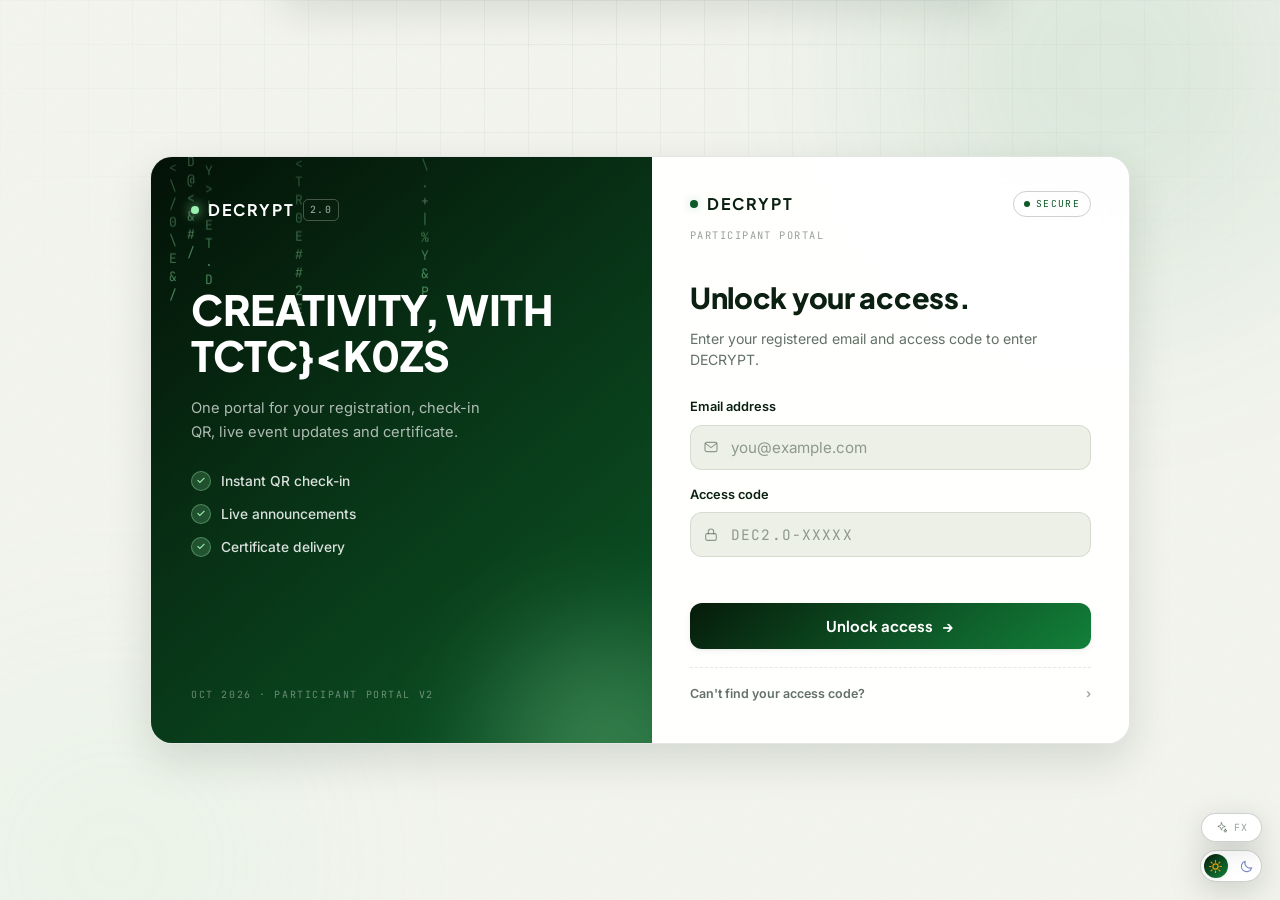
<file: index.html>
<!DOCTYPE html>
<html lang="en" data-theme="light">
<head>
<meta charset="UTF-8">
<meta name="viewport" content="width=device-width, initial-scale=1.0, viewport-fit=cover">
<title>DECRYPT 2.0 — Participant Portal</title>
<meta name="description" content="Your personal DECRYPT 2.0 portal. Access your details, event information and certificate.">
<meta name="theme-color" content="#F4F6EF" id="meta-theme-color">
<link rel="preconnect" href="https://fonts.googleapis.com">
<link rel="preconnect" href="https://fonts.gstatic.com" crossorigin>
<link href="https://fonts.googleapis.com/css2?family=Plus+Jakarta+Sans:wght@400;500;600;700;800&family=Inter:wght@400;500;600&family=JetBrains+Mono:wght@400;500;700&display=swap" rel="stylesheet">
<link rel="stylesheet" href="portal.css">
<link rel="icon" type="image/svg+xml" href="data:image/svg+xml,%3Csvg xmlns='http://www.w3.org/2000/svg' viewBox='0 0 100 100'%3E%3Crect width='100' height='100' rx='22' fill='%2307220C'/%3E%3Ctext x='50' y='68' font-family='system-ui' font-size='50' font-weight='700' fill='%239CF0B0' text-anchor='middle'%3ED%3C/text%3E%3C/svg%3E">
<base target="_blank">
</head>
<body>

<!-- ============================================================
     AMBIENT BACKGROUND — aurora blobs + grid + noise
     ============================================================ -->
<div class="bg" aria-hidden="true">
  <div class="bg-aurora a1"></div>
  <div class="bg-aurora a2"></div>
  <div class="bg-aurora a3"></div>
  <div class="bg-grid"></div>
  <div class="bg-noise"></div>
</div>

<!-- ============================================================
     GLOBAL THEME TOGGLE
     ============================================================ -->
<button class="theme-toggle" id="theme-toggle" aria-label="Switch colour theme" title="Switch theme">
  <span class="theme-toggle-track">
    <svg class="icon icon-sun" viewBox="0 0 24 24" fill="none" stroke="currentColor" stroke-width="1.8" stroke-linecap="round"><circle cx="12" cy="12" r="4.2"/><path d="M12 2.5v2.4M12 19.1v2.4M2.5 12h2.4M19.1 12h2.4M4.9 4.9l1.7 1.7M17.4 17.4l1.7 1.7M4.9 19.1l1.7-1.7M17.4 6.6l1.7-1.7"/></svg>
    <svg class="icon icon-moon" viewBox="0 0 24 24" fill="none" stroke="currentColor" stroke-width="1.8" stroke-linecap="round" stroke-linejoin="round"><path d="M20.4 14.2A8.5 8.5 0 0 1 9.8 3.6a8.5 8.5 0 1 0 10.6 10.6z"/></svg>
    <span class="theme-toggle-thumb"></span>
  </span>
</button>

<button class="fx-toggle" id="fx-toggle" aria-label="Toggle decrypt effects" title="Decrypt effects on/off" aria-pressed="true">
  <svg viewBox="0 0 24 24" fill="none" stroke="currentColor" stroke-width="1.8" stroke-linecap="round" stroke-linejoin="round"><path d="M12 3l1.9 5.1L19 10l-5.1 1.9L12 17l-1.9-5.1L5 10l5.1-1.9z"/><path d="M19 15l.8 2.2L22 18l-2.2.8L19 21l-.8-2.2L16 18l2.2-.8z"/></svg>
  <span>FX</span>
</button>

<!-- ============================================================
     CAMPAIGN ALERT BANNER
     ============================================================ -->
<div class="campaign-alert" id="campaign-alert" role="alert" aria-live="polite">
  <div class="campaign-alert-inner">
    <span class="campaign-alert-dot"></span>
    <svg class="campaign-alert-icon" viewBox="0 0 24 24" fill="none" stroke="currentColor" stroke-width="1.8" stroke-linecap="round" stroke-linejoin="round"><path d="M18 8a6 6 0 0 0-12 0c0 7-3 9-3 9h18s-3-2-3-9"/><path d="M13.7 21a2 2 0 0 1-3.4 0"/></svg>
    <span class="campaign-alert-msg" id="campaign-alert-msg">New message from DECRYPT — check your inbox.</span>
    <button class="campaign-alert-close" id="campaign-alert-close" aria-label="Dismiss">✕</button>
  </div>
</div>

<!-- ============================================================
     AUTH GATE — split screen with live decrypt animation
     ============================================================ -->
<div class="auth-veil" id="auth-veil">
  <div class="auth-stage">

    <!-- Left: brand visual -->
    <aside class="auth-visual">
      <canvas class="auth-fx-canvas" id="auth-fx-canvas" aria-hidden="true"></canvas>
      <div class="auth-visual-glow"></div>
      <div class="auth-visual-content">
        <div class="auth-brand">
          <span class="auth-brand-dot"></span>
          <span class="auth-brand-name">DECRYPT</span>
          <span class="auth-brand-tag">2.0</span>
        </div>
        <h2 class="auth-visual-title"><span id="auth-scramble">CREATIVITY, WITH INTENTION.</span></h2>
        <p class="auth-visual-sub">One portal for your registration, check-in QR, live event updates and certificate.</p>
        <ul class="auth-visual-list">
          <li><span class="tick">✓</span> Instant QR check-in</li>
          <li><span class="tick">✓</span> Live announcements</li>
          <li><span class="tick">✓</span> Certificate delivery</li>
        </ul>
      </div>
      <p class="auth-visual-footer">OCT 2026 · PARTICIPANT PORTAL v2</p>
    </aside>

    <!-- Right: auth card -->
    <div class="auth-card">
      <div class="auth-header">
        <div class="auth-header-row">
          <div class="auth-brand compact">
            <span class="auth-brand-dot"></span>
            <span class="auth-brand-name">DECRYPT</span>
          </div>
          <span class="auth-live-pill"><span class="auth-live-dot"></span>SECURE</span>
        </div>
        <p class="auth-brand-sub">Participant Portal</p>
      </div>

      <div class="auth-body">
        <h1 class="auth-title">Unlock your access.</h1>
        <p class="auth-desc">Enter your registered email and access code to enter DECRYPT.</p>

        <div class="auth-form" id="auth-form">
          <div class="auth-field">
            <label for="auth-email">Email address</label>
            <div class="auth-input-wrap">
              <svg viewBox="0 0 24 24" fill="none" stroke="currentColor" stroke-width="1.7" stroke-linecap="round" stroke-linejoin="round"><rect x="3" y="5" width="18" height="14" rx="2.5"/><path d="m4 7 8 6 8-6"/></svg>
              <input type="email" id="auth-email" placeholder="you@example.com" autocomplete="email" inputmode="email">
            </div>
          </div>
          <div class="auth-field">
            <label for="auth-code">Access code</label>
            <div class="auth-input-wrap">
              <svg viewBox="0 0 24 24" fill="none" stroke="currentColor" stroke-width="1.7" stroke-linecap="round" stroke-linejoin="round"><rect x="4" y="10" width="16" height="10" rx="2.5"/><path d="M8 10V7a4 4 0 0 1 8 0v3"/></svg>
              <input type="text" id="auth-code" class="mono" placeholder="DEC2.O-XXXXX" autocomplete="off" autocapitalize="characters" spellcheck="false">
            </div>
          </div>
          <p class="auth-error" id="auth-error" role="alert"></p>
          <button class="auth-btn btn-ripple" id="auth-btn">
            <span id="auth-btn-label">Unlock access</span>
            <span class="auth-btn-arrow">→</span>
          </button>
        </div>

        <div class="auth-recovery">
          <button class="auth-recovery-toggle" id="recovery-toggle" aria-expanded="false">
            <span>Can't find your access code?</span>
            <span class="auth-recovery-chev">›</span>
          </button>
          <div class="auth-recovery-panel" id="recovery-panel">
            <ol class="recovery-steps">
              <li><strong>Search your inbox</strong> for an email from DECRYPT with the subject <em>Registration confirmed</em>. Your access code is inside.</li>
              <li><strong>Check spam / promotions</strong> folders if it isn't in your main inbox.</li>
              <li><strong>Still locked out?</strong> Contact the DECRYPT team with your registered email and we'll help you recover access.</li>
            </ol>
            <a class="recovery-contact" href="mailto:teamdecryptinfo@gmail.com?subject=DECRYPT%202.0%20—%20Access%20Code%20Recovery">Contact DECRYPT →</a>
          </div>
        </div>
      </div>
    </div>

  </div>
</div>

<!-- ============================================================
     UNLOCK SEQUENCE — cinematic access gate
     ============================================================ -->
<div class="unlock-veil" id="unlock-veil" aria-hidden="true">
  <div class="unlock-box">
    <div class="unlock-ring" id="unlock-ring">
      <svg class="unlock-lock" viewBox="0 0 24 24" fill="none" stroke="currentColor" stroke-width="1.8" stroke-linecap="round" stroke-linejoin="round">
        <rect x="4" y="10" width="16" height="10" rx="2.5"/>
        <path class="unlock-shackle" d="M8 10V7a4 4 0 0 1 8 0v3"/>
        <circle class="unlock-keyhole" cx="12" cy="15" r="1.4" fill="currentColor" stroke="none"/>
      </svg>
    </div>
    <p class="unlock-status mono" id="unlock-status">VERIFYING…</p>
    <div class="unlock-bar"><span class="unlock-bar-fill" id="unlock-bar-fill"></span></div>
  </div>
</div>

<!-- ============================================================
     PORTAL SHELL
     ============================================================ -->
<div class="portal-shell" id="portal-shell" style="display:none">

  <!-- Top bar -->
  <header class="portal-topbar">
    <div class="portal-topbar-inner">
      <div class="portal-brand">
        <span class="portal-brand-dot"></span>
        <span class="portal-brand-name">DECRYPT</span>
        <span class="portal-brand-tag">2.0</span>
      </div>
      <div class="portal-topbar-right">
        <span class="portal-status-pill" id="portal-status-pill"></span>
        <span class="portal-greeting" id="portal-greeting"></span>
        <button class="portal-logout" id="portal-logout">Sign out</button>
      </div>
    </div>
  </header>

  <!-- Banner -->
  <div class="portal-banner-wrap">
    <canvas class="portal-banner-canvas" id="portal-banner-canvas" aria-hidden="true"></canvas>
    <div class="portal-banner-scan" aria-hidden="true"></div>
    <div class="portal-banner-fallback" id="portal-banner-fallback">
      <div class="portal-banner-fallback-inner">
        <p class="portal-banner-fallback-title">DECRYPT 2.0</p>
        <p class="portal-banner-fallback-code" id="portal-banner-fallback-code"></p>
      </div>
    </div>
  </div>

  <!-- Nav tabs (desktop / tablet) -->
  <nav class="portal-nav" aria-label="Portal sections">
    <div class="portal-nav-inner" id="portal-nav-inner">
      <span class="portal-nav-indicator" id="portal-nav-indicator"></span>
      <button class="portal-nav-item active" data-tab="home">
        <svg viewBox="0 0 24 24"><path d="M3 9l9-7 9 7v11a2 2 0 0 1-2 2H5a2 2 0 0 1-2-2z"/><polyline points="9 22 9 12 15 12 15 22"/></svg>
        <span>Home</span>
      </button>
      <button class="portal-nav-item" data-tab="details">
        <svg viewBox="0 0 24 24"><circle cx="12" cy="8" r="4"/><path d="M4 20c0-4 3.6-7 8-7s8 3 8 7"/></svg>
        <span>My details</span>
      </button>
      <button class="portal-nav-item" data-tab="event">
        <svg viewBox="0 0 24 24"><rect x="3" y="4" width="18" height="18" rx="2"/><path d="M16 2v4M8 2v4M3 10h18"/></svg>
        <span>Event info</span>
      </button>
      <button class="portal-nav-item" data-tab="qr">
        <svg viewBox="0 0 24 24"><rect x="3" y="3" width="7" height="7"/><rect x="14" y="3" width="7" height="7"/><rect x="3" y="14" width="7" height="7"/><path d="M14 14h.01M18 14h.01M14 18h.01M18 18h.01M14 21h.01M18 21h.01M21 14h.01M21 18h.01"/></svg>
        <span>My QR</span>
      </button>
      <button class="portal-nav-item" data-tab="certificate">
        <svg viewBox="0 0 24 24"><circle cx="12" cy="9" r="6"/><path d="M9 14.5L7.5 22 12 19l4.5 3-1.5-7.5"/></svg>
        <span>Certificate</span>
      </button>
    </div>
  </nav>

  <!-- Tab content -->
  <main class="portal-content">

    <!-- HOME -->
    <section class="portal-tab active" id="tab-home">
      <div class="portal-section-inner">
        <div class="home-welcome reveal">
          <p class="eyebrow">Participant overview</p>
          <h2 class="home-title" id="home-title">Good to see you.</h2>
          <p class="home-sub" id="home-sub">Here's a quick look at where things stand for you.</p>
        </div>
        <div id="pass-slot"></div>
        <div id="live-slot"></div>
        <div id="daily-slot"></div>
        <div id="journey-slot"></div>
        <div id="ach-slot"></div>
        <div class="home-cards" id="home-cards"></div>
        <div class="home-quick" id="home-quick"></div>
      </div>
    </section>

    <!-- MY DETAILS -->
    <section class="portal-tab" id="tab-details">
      <div class="portal-section-inner">
        <div class="section-head reveal">
          <p class="eyebrow">On file</p>
          <h2>My registration</h2>
          <p class="section-sub">Everything we have on file for you.</p>
        </div>
        <div class="details-grid" id="details-grid"></div>
      </div>
    </section>

    <!-- EVENT INFO -->
    <section class="portal-tab" id="tab-event">
      <div class="portal-section-inner">
        <div class="section-head reveal">
          <p class="eyebrow">DECRYPT 2.0</p>
          <h2>Event information</h2>
          <p class="section-sub">Everything you need for the day.</p>
        </div>
        <div id="event-info-body"></div>
      </div>
    </section>

    <!-- MY QR -->
    <section class="portal-tab" id="tab-qr">
      <div class="portal-section-inner">
        <div class="section-head reveal">
          <p class="eyebrow">Check-in</p>
          <h2>My QR code</h2>
          <p class="section-sub">Show this at check-in or let the scanner read it from your screen.</p>
        </div>
        <div class="qr-wrap" id="qr-wrap">
          <div class="qr-box" id="qr-box">
            <span class="qr-corner tl"></span><span class="qr-corner tr"></span>
            <span class="qr-corner bl"></span><span class="qr-corner br"></span>
            <img class="qr-img" id="qr-img" alt="Your access QR code">
            <button class="qr-code-label mono" id="qr-code-label" title="Tap to copy"></button>
          </div>
          <button class="qr-download-btn btn-ripple" id="qr-download-btn">Download QR code</button>
          <p class="qr-hint">Save this to your photos so you always have it handy — even offline.</p>
        </div>
      </div>
    </section>

    <!-- CERTIFICATE -->
    <section class="portal-tab" id="tab-certificate">
      <div class="portal-section-inner">
        <div class="section-head reveal">
          <p class="eyebrow">Recognition</p>
          <h2>My certificate</h2>
          <p class="section-sub">Issued after DECRYPT 2.0 closes.</p>
        </div>
        <div id="cert-body"></div>
      </div>
    </section>

  </main>

  <footer class="portal-footer">
    <p>DECRYPT 2.0 · Creativity With Intention.</p>
  </footer>

  <!-- Mobile bottom navigation -->
  <nav class="portal-bottomnav" aria-label="Portal sections mobile">
    <button class="bnav-item active" data-tab="home">
      <svg viewBox="0 0 24 24"><path d="M3 9l9-7 9 7v11a2 2 0 0 1-2 2H5a2 2 0 0 1-2-2z"/><polyline points="9 22 9 12 15 12 15 22"/></svg>
      <span>Home</span>
    </button>
    <button class="bnav-item" data-tab="details">
      <svg viewBox="0 0 24 24"><circle cx="12" cy="8" r="4"/><path d="M4 20c0-4 3.6-7 8-7s8 3 8 7"/></svg>
      <span>Details</span>
    </button>
    <button class="bnav-item" data-tab="event">
      <svg viewBox="0 0 24 24"><rect x="3" y="4" width="18" height="18" rx="2"/><path d="M16 2v4M8 2v4M3 10h18"/></svg>
      <span>Event</span>
    </button>
    <button class="bnav-item" data-tab="qr">
      <svg viewBox="0 0 24 24"><rect x="3" y="3" width="7" height="7"/><rect x="14" y="3" width="7" height="7"/><rect x="3" y="14" width="7" height="7"/><path d="M14 14h.01M18 14h.01M14 18h.01M18 18h.01"/></svg>
      <span>My QR</span>
    </button>
    <button class="bnav-item" data-tab="certificate">
      <svg viewBox="0 0 24 24"><circle cx="12" cy="9" r="6"/><path d="M9 14.5L7.5 22 12 19l4.5 3-1.5-7.5"/></svg>
      <span>Cert</span>
    </button>
  </nav>

</div>

<!-- ============================================================
     DIGITAL DECRYPT PASS — presentation sheet
     ============================================================ -->
<div class="modal-veil" id="pass-overlay" role="dialog" aria-modal="true" aria-label="Digital DECRYPT Pass" aria-hidden="true">
  <div class="pass-sheet">
    <div class="pass-sheet-handle" aria-hidden="true"></div>
    <div id="pass-full"></div>
    <div class="pass-sheet-actions">
      <button class="pass-save-btn btn-ripple" id="pass-save">Save pass</button>
      <button class="pass-close-btn" id="pass-close">Close</button>
    </div>
  </div>
</div>

<!-- ============================================================
     DAILY DECRYPT — game modal
     ============================================================ -->
<div class="modal-veil" id="dd-modal" role="dialog" aria-modal="true" aria-label="Daily Decrypt" aria-hidden="true">
  <div class="dd-modal-card">
    <button class="modal-close" id="dd-close" aria-label="Close game">✕</button>
    <div id="dd-body"></div>
  </div>
</div>

<div id="toast" class="portal-toast" role="status" aria-live="polite"></div>

<script src="portal.js"></script>
</body>
</html>
</file>
<file: portal.css>
/* ==========================================================
   DECRYPT 2.0 PARTICIPANT PORTAL — portal.css v2
   Design system: "Terminal Garden" — warm light / deep dark,
   glass surfaces, aurora ambience, precise mono labels.
   ========================================================== */

/* ---------- Tokens ---------- */
:root {
  --font-display: 'Plus Jakarta Sans', system-ui, sans-serif;
  --font-body:    'Inter', system-ui, sans-serif;
  --font-mono:    'JetBrains Mono', ui-monospace, monospace;

  --t-fast:  140ms cubic-bezier(0.4,0,0.2,1);
  --t-base:  280ms cubic-bezier(0.4,0,0.2,1);
  --t-slow:  560ms cubic-bezier(0.16,1,0.3,1);
  --spring:  420ms cubic-bezier(0.34,1.56,0.64,1);

  --max-w:    700px;
  --edge:     clamp(16px, 4.5vw, 32px);
  --topbar-h: 62px;
  --bottomnav-h: 66px;
  --radius:   16px;
  --radius-lg: 22px;

  /* Light theme */
  --bg:        #F3F5EE;
  --bg-2:      #E9EDE2;
  --surface:   rgba(255,255,255,0.78);
  --surface-solid: #FFFFFF;
  --surface-2: #EDF0E6;
  --surface-3: #E2E7D8;
  --glass:     rgba(255,255,255,0.66);
  --border:        rgba(11,32,17,0.10);
  --border-strong: rgba(11,32,17,0.20);
  --text:           #0B2011;
  --text-secondary: rgba(11,32,17,0.64);
  --text-muted:     rgba(11,32,17,0.42);
  --accent:       #07220C;
  --accent-mid:   #0E5A28;
  --accent-soft:  rgba(14,90,40,0.10);
  --accent-light: #9CF0B0;
  --on-accent:    #FFFFFF;
  --banner-code:  #FFFFFF;
  --brand-grad:   linear-gradient(140deg, #061B0A 0%, #0E5A28 60%, #12803A 100%);
  --glow: rgba(18,128,58,0.25);

  --green-pill: #D1FAE5; --green-pill-text: #065F46;
  --amber-pill: #FEF3C7; --amber-pill-text: #92400E;
  --red: #E5484D;

  --shadow-1: 0 2px 8px rgba(7,34,12,0.05), 0 1px 3px rgba(7,34,12,0.05);
  --shadow-2: 0 16px 44px rgba(7,34,12,0.13);
  --shadow-glow: 0 0 0 1px rgba(156,240,176,0.35), 0 10px 34px rgba(18,128,58,0.22);
  --ring: rgba(14,90,40,0.32);
}

[data-theme="dark"] {
  --bg:        #060A07;
  --bg-2:      #090F0A;
  --surface:   rgba(17,25,19,0.72);
  --surface-solid: #111913;
  --surface-2: #151F18;
  --surface-3: #1C291F;
  --glass:     rgba(10,16,11,0.62);
  --border:        rgba(156,240,176,0.10);
  --border-strong: rgba(156,240,176,0.24);
  --text:           #EAF4EB;
  --text-secondary: rgba(234,244,235,0.64);
  --text-muted:     rgba(234,244,235,0.42);
  --accent:       #9CF0B0;
  --accent-mid:   #6FE79A;
  --accent-soft:  rgba(156,240,176,0.10);
  --accent-light: #07220C;
  --on-accent:    #07220C;
  --banner-code:  #CFFFE0;
  --brand-grad:   linear-gradient(140deg, #0A2411 0%, #104A22 55%, #0E5A28 100%);
  --glow: rgba(156,240,176,0.22);

  --green-pill: rgba(52,211,153,0.13);  --green-pill-text: #6EE7B7;
  --amber-pill: rgba(245,158,11,0.13);  --amber-pill-text: #FBBF24;
  --red: #F2555A;

  --shadow-1: 0 2px 10px rgba(0,0,0,0.32);
  --shadow-2: 0 18px 48px rgba(0,0,0,0.52);
  --shadow-glow: 0 0 0 1px rgba(156,240,176,0.28), 0 10px 36px rgba(0,0,0,0.5);
  --ring: rgba(156,240,176,0.4);
}

/* ---------- Reset ---------- */
*, *::before, *::after { box-sizing: border-box; margin: 0; padding: 0; }
html { scroll-behavior: smooth; }
body {
  font-family: var(--font-body);
  background: var(--bg);
  color: var(--text);
  font-size: 15px; line-height: 1.6;
  -webkit-font-smoothing: antialiased;
  min-height: 100vh; min-height: 100dvh;
  transition: background-color 0.45s ease, color 0.45s ease;
  overflow-x: hidden;
}
button { font-family: inherit; cursor: pointer; border: none; background: none; color: inherit; }
input  { font-family: inherit; }
img    { max-width: 100%; display: block; }
.mono { font-family: var(--font-mono); }
::selection { background: var(--accent-light); color: var(--accent); }
:focus-visible { outline: 2px solid var(--accent-mid); outline-offset: 2px; border-radius: 4px; }

::-webkit-scrollbar { width: 10px; height: 10px; }
::-webkit-scrollbar-track { background: transparent; }
::-webkit-scrollbar-thumb { background: var(--surface-3); border-radius: 8px; border: 2px solid var(--bg); }
::-webkit-scrollbar-thumb:hover { background: var(--border-strong); }

.label {
  font-family: var(--font-mono); font-size: 0.68rem; letter-spacing: 0.12em;
  text-transform: uppercase; color: var(--text-muted);
}
.eyebrow {
  font-family: var(--font-mono); font-size: 0.66rem; letter-spacing: 0.18em;
  text-transform: uppercase; color: var(--accent-mid); margin-bottom: 10px;
}

/* ==========================================================
   AMBIENT BACKGROUND
   ========================================================== */
.bg { position: fixed; inset: 0; z-index: -1; overflow: hidden; background: var(--bg); transition: background 0.45s ease; }
.bg-aurora {
  position: absolute; border-radius: 50%; filter: blur(90px); opacity: 0.5;
  transition: opacity 0.6s ease;
}
.bg-aurora.a1 { width: 55vmax; height: 55vmax; top: -22vmax; right: -14vmax;
  background: radial-gradient(circle, rgba(18,128,58,0.30), transparent 65%);
  animation: drift1 26s ease-in-out infinite alternate; }
.bg-aurora.a2 { width: 42vmax; height: 42vmax; bottom: -18vmax; left: -12vmax;
  background: radial-gradient(circle, rgba(156,240,176,0.28), transparent 65%);
  animation: drift2 32s ease-in-out infinite alternate; }
.bg-aurora.a3 { width: 30vmax; height: 30vmax; top: 34%; left: 52%;
  background: radial-gradient(circle, rgba(245,158,11,0.10), transparent 65%);
  animation: drift1 40s ease-in-out infinite alternate-reverse; }
[data-theme="dark"] .bg-aurora { opacity: 0.34; }
@keyframes drift1 { from { transform: translate(0,0) scale(1); } to { transform: translate(-6vmax,5vmax) scale(1.12); } }
@keyframes drift2 { from { transform: translate(0,0) scale(1.05); } to { transform: translate(5vmax,-4vmax) scale(0.94); } }

.bg-grid {
  position: absolute; inset: 0;
  background-image:
    linear-gradient(var(--border) 1px, transparent 1px),
    linear-gradient(90deg, var(--border) 1px, transparent 1px);
  background-size: 44px 44px;
  mask-image: radial-gradient(ellipse 90% 70% at 50% 0%, black 0%, transparent 70%);
  -webkit-mask-image: radial-gradient(ellipse 90% 70% at 50% 0%, black 0%, transparent 70%);
  opacity: 0.55;
}
.bg-noise {
  position: absolute; inset: 0; opacity: 0.05; pointer-events: none;
  background-image: url("data:image/svg+xml,%3Csvg xmlns='http://www.w3.org/2000/svg' width='160' height='160'%3E%3Cfilter id='n'%3E%3CfeTurbulence type='fractalNoise' baseFrequency='0.9' numOctaves='2'/%3E%3C/filter%3E%3Crect width='100%25' height='100%25' filter='url(%23n)'/%3E%3C/svg%3E");
}

/* ==========================================================
   THEME TOGGLE
   ========================================================== */
.theme-toggle {
  position: fixed; right: 18px; bottom: 18px; z-index: 9600;
  padding: 0; border-radius: 999px;
  filter: drop-shadow(0 6px 16px rgba(0,0,0,0.18));
  transition: transform var(--spring);
}
.theme-toggle:hover { transform: scale(1.08) rotate(-6deg); }
.theme-toggle:active { transform: scale(0.94); }
.theme-toggle-track {
  position: relative; display: flex; align-items: center; justify-content: space-between;
  width: 62px; height: 32px; border-radius: 999px;
  background: var(--surface-solid); border: 1px solid var(--border-strong);
  padding: 0 7px; transition: background 0.45s ease;
}
.theme-toggle .icon { width: 15px; height: 15px; z-index: 1; transition: color .3s; }
.theme-toggle .icon-sun  { color: #F59E0B; }
.theme-toggle .icon-moon { color: #7C8BC4; }
.theme-toggle-thumb {
  position: absolute; top: 3px; left: 3px; width: 24px; height: 24px; border-radius: 50%;
  background: var(--brand-grad); box-shadow: var(--shadow-1);
  transition: transform 0.5s cubic-bezier(0.34,1.56,0.64,1);
}
[data-theme="dark"] .theme-toggle-thumb { transform: translateX(30px); }

/* ==========================================================
   CAMPAIGN ALERT
   ========================================================== */
.campaign-alert {
  position: fixed; top: 0; left: 0; right: 0; z-index: 9000;
  transform: translateY(-110%);
  transition: transform var(--t-slow);
}
.campaign-alert.visible { transform: translateY(0); }
.campaign-alert-inner {
  display: flex; align-items: center; gap: 12px;
  max-width: 720px; margin: 10px auto 0;
  width: calc(100% - 24px);
  background: var(--surface-solid); color: var(--text);
  border: 1px solid var(--border-strong); border-left: 3px solid var(--accent-mid);
  box-shadow: var(--shadow-2);
  padding: 13px 16px; border-radius: 14px; font-size: 0.88rem;
  backdrop-filter: blur(12px);
}
.campaign-alert-dot {
  width: 8px; height: 8px; border-radius: 50%; flex-shrink: 0;
  background: var(--accent-mid); animation: alertPulse 2s ease-in-out infinite;
}
.campaign-alert-icon { width: 17px; height: 17px; flex-shrink: 0; color: var(--accent-mid); }
.campaign-alert-msg { flex: 1; }
.campaign-alert-close {
  font-size: 0.8rem; color: var(--text-muted);
  padding: 4px 9px; border-radius: 8px; transition: all var(--t-fast);
}
.campaign-alert-close:hover { color: var(--red); background: var(--surface-2); }
@keyframes alertPulse { 0%,100% { opacity:1; transform: scale(1);} 50% { opacity:0.35; transform: scale(0.8);} }

/* ==========================================================
   AUTH GATE — split stage
   ========================================================== */
.auth-veil {
  min-height: 100vh; min-height: 100dvh;
  display: flex; align-items: center; justify-content: center;
  padding: clamp(16px, 3vw, 40px);
}
.auth-stage {
  width: 100%; max-width: 980px;
  display: grid; grid-template-columns: 1.05fr 1fr;
  border-radius: var(--radius-lg); overflow: hidden;
  border: 1px solid var(--border);
  background: var(--surface);
  backdrop-filter: blur(18px) saturate(150%);
  -webkit-backdrop-filter: blur(18px) saturate(150%);
  box-shadow: var(--shadow-2);
  animation: stageIn 0.7s cubic-bezier(0.16,1,0.3,1);
}
@keyframes stageIn { from { opacity:0; transform: translateY(26px) scale(0.985); } to { opacity:1; transform: none; } }

/* Left visual panel */
.auth-visual {
  position: relative; overflow: hidden;
  background: var(--brand-grad);
  display: flex; flex-direction: column; justify-content: space-between;
  padding: clamp(24px, 3.4vw, 40px);
  min-height: 560px;
}
.auth-fx-canvas { position: absolute; inset: 0; width: 100%; height: 100%; opacity: 0.5; }
.auth-visual-glow {
  position: absolute; width: 70%; aspect-ratio: 1; border-radius: 50%;
  right: -25%; bottom: -30%;
  background: radial-gradient(circle, rgba(156,240,176,0.35), transparent 70%);
  filter: blur(40px); pointer-events: none;
}
.auth-visual-content { position: relative; z-index: 1; display: flex; flex-direction: column; gap: 0; }
.auth-brand { display: flex; align-items: center; gap: 9px; }
.auth-brand-dot { width: 8px; height: 8px; border-radius: 50%; background: var(--accent-light); box-shadow: 0 0 12px var(--accent-light); flex-shrink: 0; }
.auth-brand-name { font-family: var(--font-display); font-weight: 700; font-size: 1rem; letter-spacing: 0.1em; color: #fff; }
.auth-brand-tag { font-family: var(--font-mono); font-size: 0.62rem; letter-spacing: 0.12em; color: rgba(255,255,255,0.65); border: 1px solid rgba(255,255,255,0.25); padding: 2px 6px; border-radius: 5px; }
.auth-visual-title {
  font-family: var(--font-display); font-weight: 800;
  font-size: clamp(1.7rem, 3.4vw, 2.6rem); line-height: 1.12;
  color: #fff; margin-top: clamp(36px, 7vh, 84px); letter-spacing: -0.01em;
  min-height: 2.3em;
}
.auth-visual-sub { color: rgba(255,255,255,0.68); font-size: 0.92rem; margin-top: 14px; max-width: 34ch; line-height: 1.65; }
.auth-visual-list { list-style: none; margin-top: 26px; display: flex; flex-direction: column; gap: 11px; }
.auth-visual-list li {
  display: flex; align-items: center; gap: 10px;
  color: rgba(255,255,255,0.85); font-size: 0.86rem; font-weight: 500;
  animation: listIn 0.6s cubic-bezier(0.16,1,0.3,1) both;
}
.auth-visual-list li:nth-child(2) { animation-delay: 0.12s; }
.auth-visual-list li:nth-child(3) { animation-delay: 0.24s; }
@keyframes listIn { from { opacity: 0; transform: translateX(-14px); } to { opacity: 1; transform: none; } }
.auth-visual-list .tick {
  width: 20px; height: 20px; border-radius: 50%; flex-shrink: 0;
  display: inline-flex; align-items: center; justify-content: center;
  background: rgba(156,240,176,0.18); color: var(--accent-light); font-size: 0.68rem;
  border: 1px solid rgba(156,240,176,0.35);
}
.auth-visual-footer {
  position: relative; z-index: 1;
  font-family: var(--font-mono); font-size: 0.62rem; letter-spacing: 0.16em;
  color: rgba(255,255,255,0.4); text-transform: uppercase;
}

/* Right auth card */
.auth-card { display: flex; flex-direction: column; background: var(--surface); }
.auth-header { padding: clamp(22px, 3vw, 34px) clamp(22px, 3vw, 38px) 0; }
.auth-header-row { display: flex; align-items: center; justify-content: space-between; }
.auth-brand.compact .auth-brand-name { color: var(--text); }
.auth-brand.compact .auth-brand-dot { background: var(--accent-mid); box-shadow: 0 0 10px var(--glow); }
.auth-live-pill {
  display: inline-flex; align-items: center; gap: 6px;
  font-family: var(--font-mono); font-size: 0.6rem; letter-spacing: 0.14em;
  color: var(--accent-mid); border: 1px solid var(--border-strong);
  padding: 4px 10px; border-radius: 999px;
}
.auth-live-dot { width: 6px; height: 6px; border-radius: 50%; background: var(--accent-mid); animation: alertPulse 2.4s ease-in-out infinite; }
.auth-brand-sub {
  font-family: var(--font-mono); font-size: 0.65rem; letter-spacing: 0.14em;
  text-transform: uppercase; color: var(--text-muted); margin-top: 10px;
}
.auth-body { padding: clamp(18px, 2.6vw, 30px) clamp(22px, 3vw, 38px) clamp(24px, 3vw, 38px); display: flex; flex-direction: column; flex: 1; justify-content: center; }
.auth-title { font-family: var(--font-display); font-size: clamp(1.4rem, 2.6vw, 1.8rem); font-weight: 800; margin-bottom: 8px; letter-spacing: -0.01em; }
.auth-desc { font-size: 0.88rem; color: var(--text-secondary); margin-bottom: 26px; line-height: 1.55; }

.auth-form { display: flex; flex-direction: column; gap: 15px; }
.auth-field { display: flex; flex-direction: column; gap: 7px; }
.auth-field label { font-size: 0.8rem; font-weight: 600; }
.auth-input-wrap { position: relative; display: flex; align-items: center; }
.auth-input-wrap svg {
  position: absolute; left: 13px; width: 16px; height: 16px;
  color: var(--text-muted); pointer-events: none; transition: color var(--t-fast);
}
.auth-input-wrap:focus-within svg { color: var(--accent-mid); }
.auth-field input {
  width: 100%; background: var(--surface-2); border: 1.5px solid var(--border);
  color: var(--text); padding: 12px 14px 12px 40px; border-radius: 12px;
  font-size: 0.95rem; transition: border-color var(--t-fast), background var(--t-fast), box-shadow var(--t-fast);
}
.auth-field input.mono { font-family: var(--font-mono); letter-spacing: 0.08em; font-size: 0.9rem; }
.auth-field input:focus {
  outline: none; border-color: var(--accent-mid); background: var(--surface-solid);
  box-shadow: 0 0 0 4px var(--accent-soft);
}
.auth-field input::placeholder { color: var(--text-muted); }

.auth-error { font-family: var(--font-mono); font-size: 0.72rem; letter-spacing: 0.03em; color: var(--red); min-height: 1em; }
.auth-form.shake { animation: fieldShake 0.4s cubic-bezier(0.36,0.07,0.19,0.97); }
@keyframes fieldShake { 0%,100%{transform:translateX(0)} 20%{transform:translateX(-8px)} 40%{transform:translateX(8px)} 60%{transform:translateX(-5px)} 80%{transform:translateX(5px)} }

.auth-btn {
  position: relative; overflow: hidden;
  display: flex; align-items: center; justify-content: center; gap: 9px;
  background: var(--brand-grad); color: #fff;
  padding: 14px 20px; border-radius: 12px;
  font-family: var(--font-display); font-size: 0.93rem; font-weight: 700;
  transition: transform var(--t-fast), box-shadow var(--t-fast), opacity var(--t-fast);
  margin-top: 4px; box-shadow: var(--shadow-1);
}
[data-theme="dark"] .auth-btn { color: var(--accent-light); }
.auth-btn:hover { transform: translateY(-2px); box-shadow: var(--shadow-glow); }
.auth-btn:active { transform: translateY(0) scale(0.98); }
.auth-btn:disabled { opacity: 0.55; pointer-events: none; }
.auth-btn-arrow { transition: transform var(--t-fast); }
.auth-btn:hover .auth-btn-arrow { transform: translateX(5px); }
.auth-help { font-size: 0.78rem; color: var(--text-muted); margin-top: 20px; text-align: center; line-height: 1.55; }

/* Ripple */
.ripple {
  position: absolute; border-radius: 50%; pointer-events: none;
  background: rgba(255,255,255,0.35); transform: scale(0);
  animation: rippleAnim 0.65s ease-out forwards;
}
@keyframes rippleAnim { to { transform: scale(2.6); opacity: 0; } }

/* ==========================================================
   PORTAL SHELL
   ========================================================== */
.portal-topbar {
  position: sticky; top: 0; z-index: 200; height: var(--topbar-h);
  background: var(--glass);
  backdrop-filter: blur(16px) saturate(160%);
  -webkit-backdrop-filter: blur(16px) saturate(160%);
  border-bottom: 1px solid var(--border);
}
.portal-topbar-inner {
  max-width: var(--max-w); margin: 0 auto; height: 100%;
  padding: 0 var(--edge);
  display: flex; align-items: center; justify-content: space-between; gap: 14px;
}
.portal-brand { display: flex; align-items: center; gap: 8px; }
.portal-brand-dot { width: 8px; height: 8px; border-radius: 50%; background: var(--accent-mid); box-shadow: 0 0 10px var(--glow); flex-shrink: 0; }
.portal-brand-name { font-family: var(--font-display); font-weight: 700; font-size: 0.94rem; letter-spacing: 0.08em; color: var(--text); }
.portal-brand-tag {
  font-family: var(--font-mono); font-size: 0.6rem; letter-spacing: 0.1em;
  color: var(--text-muted); border: 1px solid var(--border); border-radius: 5px; padding: 2px 6px;
}
.portal-topbar-right { display: flex; align-items: center; gap: 12px; min-width: 0; }
.portal-status-pill { display: inline-flex; }
.portal-greeting { font-size: 0.84rem; color: var(--text-secondary); white-space: nowrap; overflow: hidden; text-overflow: ellipsis; max-width: 170px; }
.portal-logout {
  font-family: var(--font-mono); font-size: 0.66rem; letter-spacing: 0.08em;
  text-transform: uppercase; color: var(--text-muted); padding: 7px 13px;
  border: 1px solid var(--border); border-radius: 8px;
  transition: all var(--t-fast); flex-shrink: 0;
}
.portal-logout:hover { color: var(--red); border-color: var(--red); transform: translateY(-1px); }

/* Banner */
.portal-banner-wrap {
  position: relative; width: 100%; max-height: 280px; overflow: hidden;
  background: var(--accent); box-shadow: var(--shadow-1);
}
.portal-banner-canvas { width: 100%; height: auto; display: block; max-height: 280px; object-fit: cover; }
.portal-banner-scan {
  position: absolute; inset: 0; pointer-events: none; mix-blend-mode: overlay; opacity: 0.5;
  background: linear-gradient(180deg, transparent 0%, rgba(255,255,255,0.14) 48%, rgba(255,255,255,0.22) 50%, rgba(255,255,255,0.14) 52%, transparent 100%);
  background-size: 100% 260%;
  animation: scanSweep 7s ease-in-out infinite;
}
@keyframes scanSweep { 0%,100% { background-position: 0 -130%; } 50% { background-position: 0 130%; } }
.portal-banner-fallback {
  width: 100%; min-height: 190px; display: none; align-items: center; justify-content: center;
  background: var(--brand-grad); flex-direction: column; gap: 8px; position: relative; overflow: hidden;
}
.portal-banner-fallback::after {
  content: ''; position: absolute; inset: 0;
  background-image: linear-gradient(rgba(255,255,255,0.06) 1px, transparent 1px), linear-gradient(90deg, rgba(255,255,255,0.06) 1px, transparent 1px);
  background-size: 34px 34px;
  mask-image: radial-gradient(ellipse at center, black 20%, transparent 75%);
  -webkit-mask-image: radial-gradient(ellipse at center, black 20%, transparent 75%);
}
.portal-banner-fallback.active { display: flex; }
.portal-banner-fallback-title { font-family: var(--font-display); font-size: 1.9rem; font-weight: 800; letter-spacing: 0.12em; color: #fff; }
.portal-banner-fallback-code { font-family: var(--font-mono); font-size: 1rem; letter-spacing: 0.16em; color: rgba(255,255,255,0.6); }

/* Nav tabs */
.portal-nav {
  position: sticky; top: var(--topbar-h); z-index: 190;
  background: var(--glass);
  backdrop-filter: blur(14px); -webkit-backdrop-filter: blur(14px);
  border-bottom: 1px solid var(--border);
  overflow-x: auto; -webkit-overflow-scrolling: touch; scrollbar-width: none;
}
.portal-nav::-webkit-scrollbar { display: none; }
.portal-nav-inner { position: relative; max-width: var(--max-w); margin: 0 auto; display: flex; padding: 0 var(--edge); }
.portal-nav-indicator {
  position: absolute; bottom: 0; height: 3px; width: 40px; border-radius: 3px 3px 0 0;
  background: linear-gradient(90deg, var(--accent-mid), var(--accent-light));
  box-shadow: 0 -2px 12px var(--glow);
  transition: transform var(--spring), width var(--spring);
  left: 0; pointer-events: none;
}
.portal-nav-item {
  position: relative; overflow: hidden;
  display: flex; align-items: center; gap: 7px;
  padding: 16px 15px; white-space: nowrap;
  font-size: 0.83rem; font-weight: 500;
  color: var(--text-muted); border-bottom: 2px solid transparent;
  transition: color var(--t-fast); flex-shrink: 0;
}
.portal-nav-item svg { width: 15px; height: 15px; stroke: currentColor; fill: none; stroke-width: 1.7; flex-shrink: 0; transition: transform var(--spring); }
.portal-nav-item:hover { color: var(--text-secondary); }
.portal-nav-item:hover svg { transform: translateY(-2px); }
.portal-nav-item.active { color: var(--accent-mid); font-weight: 600; }
.portal-nav-item.active svg { transform: scale(1.12); }

/* Content */
.portal-content { min-height: calc(100vh - var(--topbar-h) - 200px); }
.portal-tab { display: none; }
.portal-tab.active { display: block; animation: tabIn 0.34s cubic-bezier(0.16,1,0.3,1); }
@keyframes tabIn { from { opacity:0; transform: translateY(10px); } to { opacity:1; transform: none; } }
.portal-section-inner { max-width: var(--max-w); margin: 0 auto; padding: 30px var(--edge) 56px; }
.section-head { margin-bottom: 26px; }
.section-head h2 { font-family: var(--font-display); font-size: clamp(1.3rem, 3.4vw, 1.55rem); font-weight: 800; letter-spacing: -0.01em; }
.section-sub { font-size: 0.88rem; color: var(--text-secondary); margin-top: 5px; }

/* Reveal on scroll */
.reveal { opacity: 0; transform: translateY(16px); transition: opacity 0.55s ease, transform 0.55s cubic-bezier(0.16,1,0.3,1); }
.reveal.in { opacity: 1; transform: none; }

/* ==========================================================
   HOME
   ========================================================== */
.home-welcome { margin-bottom: 26px; }
.home-title { font-family: var(--font-display); font-size: clamp(1.55rem, 5.4vw, 2.1rem); font-weight: 800; letter-spacing: -0.015em; }
.home-sub { color: var(--text-secondary); margin-top: 7px; font-size: 0.9rem; }

.home-cards { display: grid; grid-template-columns: repeat(3, 1fr); gap: 13px; margin-bottom: 22px; }
.home-card {
  position: relative; overflow: hidden;
  background: var(--surface); border: 1px solid var(--border);
  border-radius: var(--radius); padding: 18px 16px;
  backdrop-filter: blur(10px); -webkit-backdrop-filter: blur(10px);
  box-shadow: var(--shadow-1);
  transition: transform var(--t-base), box-shadow var(--t-base), border-color var(--t-base);
  animation: cardIn 0.55s cubic-bezier(0.16,1,0.3,1) both;
}
.home-card:nth-child(2) { animation-delay: 0.08s; }
.home-card:nth-child(3) { animation-delay: 0.16s; }
@keyframes cardIn { from { opacity:0; transform: translateY(18px) scale(0.97); } to { opacity:1; transform: none; } }
.home-card::before {
  content: ''; position: absolute; inset: 0 0 auto 0; height: 2px;
  background: linear-gradient(90deg, transparent, var(--accent-mid), transparent);
  opacity: 0; transition: opacity var(--t-base);
}
.home-card:hover { transform: translateY(-4px); box-shadow: var(--shadow-2); border-color: var(--border-strong); }
.home-card:hover::before { opacity: 1; }
.home-card-label { font-family: var(--font-mono); font-size: 0.6rem; letter-spacing: 0.11em; text-transform: uppercase; color: var(--text-muted); }
.home-card-value { font-family: var(--font-display); font-size: clamp(1rem, 3vw, 1.15rem); font-weight: 700; margin-top: 7px; line-height: 1.25; overflow-wrap: anywhere; }

.home-quick { display: flex; flex-direction: column; gap: 11px; }
.home-quick-item {
  position: relative; overflow: hidden;
  background: var(--surface); border: 1px solid var(--border);
  border-radius: var(--radius); padding: 17px 18px;
  display: flex; align-items: center; gap: 15px; text-align: left; width: 100%;
  backdrop-filter: blur(10px); -webkit-backdrop-filter: blur(10px);
  box-shadow: var(--shadow-1);
  transition: transform var(--t-base), background var(--t-base), border-color var(--t-base), box-shadow var(--t-base);
}
.home-quick-item:hover { transform: translateX(5px); background: var(--surface-2); border-color: var(--border-strong); box-shadow: var(--shadow-2); }
.home-quick-item svg { width: 19px; height: 19px; stroke: var(--accent-mid); fill: none; stroke-width: 1.7; flex-shrink: 0; }
.home-quick-label { font-size: 0.91rem; font-weight: 600; }
.home-quick-meta  { font-size: 0.78rem; color: var(--text-muted); margin-top: 2px; }
.home-quick-arrow { color: var(--text-muted); font-size: 1.15rem; transition: transform var(--t-fast), color var(--t-fast); }
.home-quick-item:hover .home-quick-arrow { transform: translateX(4px); color: var(--accent-mid); }

/* ==========================================================
   MY DETAILS
   ========================================================== */
.details-grid {
  display: flex; flex-direction: column;
  background: var(--surface); border: 1px solid var(--border); border-radius: var(--radius-lg);
  overflow: hidden; backdrop-filter: blur(10px); box-shadow: var(--shadow-1);
}
.detail-row {
  display: flex; justify-content: space-between; align-items: flex-start; gap: 20px;
  padding: 15px 20px; border-bottom: 1px solid var(--border);
  transition: background var(--t-fast);
}
.detail-row:last-child { border-bottom: none; }
.detail-row:hover { background: var(--surface-2); }
.detail-key {
  font-family: var(--font-mono); font-size: 0.68rem; letter-spacing: 0.09em;
  text-transform: uppercase; color: var(--text-muted); flex-shrink: 0; padding-top: 3px; min-width: 118px;
}
.detail-val { font-size: 0.9rem; text-align: right; overflow-wrap: anywhere; }

/* ==========================================================
   EVENT INFO
   ========================================================== */
.event-join-block {
  position: relative; overflow: hidden;
  background: var(--brand-grad); border-radius: var(--radius-lg);
  padding: 26px; margin-bottom: 20px;
  display: flex; align-items: center; justify-content: space-between;
  gap: 18px; flex-wrap: wrap; box-shadow: var(--shadow-2);
}
.event-join-block::before {
  content: ''; position: absolute; inset: 0;
  background-image: linear-gradient(rgba(255,255,255,0.05) 1px, transparent 1px), linear-gradient(90deg, rgba(255,255,255,0.05) 1px, transparent 1px);
  background-size: 30px 30px;
  mask-image: radial-gradient(ellipse at 20% 50%, black, transparent 75%);
  -webkit-mask-image: radial-gradient(ellipse at 20% 50%, black, transparent 75%);
}
.event-join-label { font-family: var(--font-mono); font-size: 0.64rem; letter-spacing: 0.13em; text-transform: uppercase; color: rgba(255,255,255,0.55); margin-bottom: 5px; position: relative; }
.event-join-text { font-family: var(--font-display); font-size: 1.08rem; font-weight: 700; color: #fff; position: relative; }
.event-join-btn {
  position: relative; overflow: hidden;
  background: var(--accent-light); color: var(--accent);
  font-family: var(--font-display); font-size: 0.84rem; font-weight: 700;
  padding: 12px 22px; border-radius: 11px; white-space: nowrap;
  transition: transform var(--t-fast), box-shadow var(--t-fast);
  text-decoration: none; display: inline-block;
}
.event-join-btn:hover { transform: translateY(-2px); box-shadow: 0 8px 22px rgba(0,0,0,0.25); }

.event-block {
  position: relative;
  background: var(--surface); border: 1px solid var(--border);
  border-radius: var(--radius); padding: 21px; margin-bottom: 14px;
  backdrop-filter: blur(10px); box-shadow: var(--shadow-1);
  transition: transform var(--t-base), box-shadow var(--t-base);
}
.event-block:hover { transform: translateY(-2px); box-shadow: var(--shadow-2); }
.event-block-title { font-family: var(--font-display); font-size: 0.9rem; font-weight: 700; margin-bottom: 11px; display: flex; align-items: center; gap: 9px; }
.event-block-title svg { width: 16px; height: 16px; stroke: var(--accent-mid); fill: none; stroke-width: 1.8; }
.event-block-body { font-size: 0.88rem; color: var(--text-secondary); line-height: 1.75; white-space: pre-wrap; }

.event-announcement {
  background: var(--surface); border: 1.5px solid var(--accent-mid);
  border-radius: var(--radius); padding: 19px 21px; margin-bottom: 14px;
  display: flex; gap: 13px; align-items: flex-start;
  backdrop-filter: blur(10px); box-shadow: var(--shadow-glow);
}
.event-announcement-dot { width: 8px; height: 8px; border-radius: 50%; background: var(--accent-mid); flex-shrink: 0; margin-top: 7px; animation: alertPulse 2.2s ease-in-out infinite; }
.event-announcement-text { font-size: 0.89rem; line-height: 1.65; }
.event-empty { text-align: center; padding: 52px 20px; color: var(--text-muted); font-size: 0.88rem; }

/* ==========================================================
   QR
   ========================================================== */
.qr-wrap { display: flex; flex-direction: column; align-items: center; gap: 20px; padding: 10px 0; }
.qr-box {
  position: relative;
  background: var(--surface-solid); border: 1px solid var(--border);
  border-radius: var(--radius-lg); padding: 32px; display: flex;
  flex-direction: column; align-items: center; gap: 16px;
  box-shadow: var(--shadow-2);
  transform-style: preserve-3d; will-change: transform;
  transition: box-shadow var(--t-base);
}
.qr-box:hover { box-shadow: var(--shadow-glow); }
.qr-corner { position: absolute; width: 22px; height: 22px; border: 2.5px solid var(--accent-mid); }
.qr-corner.tl { top: 12px; left: 12px; border-right: none; border-bottom: none; border-radius: 8px 0 0 0; }
.qr-corner.tr { top: 12px; right: 12px; border-left: none; border-bottom: none; border-radius: 0 8px 0 0; }
.qr-corner.bl { bottom: 12px; left: 12px; border-right: none; border-top: none; border-radius: 0 0 0 8px; }
.qr-corner.br { bottom: 12px; right: 12px; border-left: none; border-top: none; border-radius: 0 0 8px 0; }
.qr-img { width: 210px; height: 210px; image-rendering: pixelated; border-radius: 10px; }
.qr-code-label {
  font-size: 1.02rem; letter-spacing: 0.12em; color: var(--accent-mid); font-weight: 500;
  padding: 8px 18px; border-radius: 9px; border: 1px dashed var(--border-strong);
  transition: all var(--t-fast); cursor: copy;
}
.qr-code-label:hover { background: var(--accent-soft); border-style: solid; transform: translateY(-1px); }
.qr-download-btn {
  position: relative; overflow: hidden;
  background: var(--brand-grad); color: #fff;
  font-family: var(--font-display); font-size: 0.89rem; font-weight: 700;
  padding: 13px 30px; border-radius: 12px; box-shadow: var(--shadow-1);
  transition: transform var(--t-fast), box-shadow var(--t-fast);
}
[data-theme="dark"] .qr-download-btn, [data-theme="dark"] .cert-download-btn { color: var(--accent-light); }
.qr-download-btn:hover { transform: translateY(-2px); box-shadow: var(--shadow-glow); }
.qr-hint { font-size: 0.8rem; color: var(--text-muted); text-align: center; max-width: 310px; }

/* ==========================================================
   CERTIFICATE
   ========================================================== */
.cert-placeholder {
  background: var(--surface); border: 1.5px dashed var(--border-strong);
  border-radius: var(--radius-lg); padding: 54px 28px;
  text-align: center; display: flex; flex-direction: column;
  align-items: center; gap: 15px; backdrop-filter: blur(10px);
}
.cert-placeholder svg { width: 42px; height: 42px; stroke: var(--text-muted); fill: none; stroke-width: 1.3; animation: certFloat 3.4s ease-in-out infinite; }
@keyframes certFloat { 0%,100% { transform: translateY(0);} 50% { transform: translateY(-6px);} }
.cert-placeholder-title { font-family: var(--font-display); font-size: 1.12rem; font-weight: 700; }
.cert-placeholder-sub { font-size: 0.85rem; color: var(--text-secondary); max-width: 330px; line-height: 1.65; }

.cert-ready { display: flex; flex-direction: column; align-items: center; gap: 20px; padding: 10px 0; }
.cert-preview-box {
  position: relative; width: 100%; text-align: center;
  background: var(--surface); border: 1px solid var(--border);
  border-radius: var(--radius); padding: 30px 22px;
  backdrop-filter: blur(10px); box-shadow: var(--shadow-1); overflow: hidden;
}
.cert-preview-box::before {
  content: ''; position: absolute; inset: 0 auto 0 0; width: 3px;
  background: linear-gradient(180deg, var(--accent-mid), var(--accent-light));
}
.cert-download-btn {
  position: relative; overflow: hidden;
  background: var(--brand-grad); color: #fff;
  font-family: var(--font-display); font-size: 0.89rem; font-weight: 700;
  padding: 13px 30px; border-radius: 12px; text-decoration: none;
  box-shadow: var(--shadow-1); transition: transform var(--t-fast), box-shadow var(--t-fast);
}
.cert-download-btn:hover { transform: translateY(-2px); box-shadow: var(--shadow-glow); }

/* ==========================================================
   SHARED
   ========================================================== */
.pill {
  display: inline-flex; align-items: center; gap: 6px;
  font-family: var(--font-mono); font-size: 0.64rem; letter-spacing: 0.07em;
  text-transform: uppercase; padding: 4px 11px; border-radius: 999px;
}
.pill-green { background: var(--green-pill); color: var(--green-pill-text); }
.pill-amber { background: var(--amber-pill); color: var(--amber-pill-text); }
.pill-neutral { background: var(--surface-3); color: var(--text-muted); }
.pill-dot { width: 5px; height: 5px; border-radius: 50%; background: currentColor; flex-shrink: 0; animation: alertPulse 2.6s ease-in-out infinite; }

.portal-toast {
  position: fixed; bottom: 24px; left: 50%;
  transform: translate(-50%, 16px) scale(0.96);
  background: var(--surface-solid); color: var(--text);
  border: 1px solid var(--border-strong); border-left: 3px solid var(--accent-mid);
  font-size: 0.84rem; font-weight: 500; padding: 12px 22px; border-radius: 12px;
  opacity: 0; pointer-events: none; z-index: 9999;
  box-shadow: var(--shadow-2); white-space: nowrap; max-width: calc(100vw - 32px);
  overflow: hidden; text-overflow: ellipsis;
  transition: opacity var(--t-base), transform var(--t-base) cubic-bezier(0.34,1.56,0.64,1);
}
.portal-toast.show { opacity: 1; transform: translate(-50%, 0) scale(1); }

.skel {
  background: linear-gradient(90deg, var(--surface-2) 0%, var(--surface-3) 50%, var(--surface-2) 100%);
  background-size: 200% 100%; animation: skelAnim 1.3s ease-in-out infinite;
  border-radius: var(--radius);
}
@keyframes skelAnim { 0%{background-position:200% 0} 100%{background-position:-200% 0} }

/* ==========================================================
   FOOTER + BOTTOM NAV
   ========================================================== */
.portal-footer {
  border-top: 1px solid var(--border); padding: 26px var(--edge);
  text-align: center; font-family: var(--font-mono); font-size: 0.64rem;
  letter-spacing: 0.11em; text-transform: uppercase; color: var(--text-muted);
}
.portal-bottomnav { display: none; }

/* ==========================================================
   RESPONSIVE
   ========================================================== */
@media (max-width: 880px) {
  .auth-stage { grid-template-columns: 1fr; max-width: 460px; }
  .auth-visual { min-height: 0; padding: 26px; }
  .auth-visual-title { margin-top: 24px; font-size: 1.5rem; min-height: 0; }
  .auth-visual-sub { display: none; }
  .auth-visual-list { display: none; }
  .auth-visual-footer { display: none; }
  .auth-fx-canvas { opacity: 0.3; }
}

@media (max-width: 760px) {
  .portal-nav { display: none; }
  .portal-content { padding-bottom: calc(var(--bottomnav-h) + env(safe-area-inset-bottom, 0px) + 14px); }
  .portal-bottomnav {
    display: flex; position: fixed; bottom: 0; left: 0; right: 0; z-index: 800;
    height: calc(var(--bottomnav-h) + env(safe-area-inset-bottom, 0px));
    padding: 6px 8px calc(6px + env(safe-area-inset-bottom, 0px));
    background: var(--glass); border-top: 1px solid var(--border);
    backdrop-filter: blur(18px) saturate(160%); -webkit-backdrop-filter: blur(18px) saturate(160%);
  }
  .bnav-item {
    flex: 1; display: flex; flex-direction: column; align-items: center; justify-content: center; gap: 3px;
    border-radius: 12px; color: var(--text-muted); font-size: 0.6rem; font-weight: 600; letter-spacing: 0.02em;
    transition: color var(--t-fast), background var(--t-fast), transform var(--t-fast);
  }
  .bnav-item svg { width: 20px; height: 20px; stroke: currentColor; fill: none; stroke-width: 1.7; transition: transform var(--spring); }
  .bnav-item.active { color: var(--accent-mid); background: var(--accent-soft); }
  .bnav-item.active svg { transform: translateY(-2px) scale(1.08); }
  .bnav-item:active { transform: scale(0.92); }
  .theme-toggle { bottom: calc(var(--bottomnav-h) + env(safe-area-inset-bottom, 0px) + 12px); }
  .portal-toast { bottom: calc(var(--bottomnav-h) + env(safe-area-inset-bottom, 0px) + 14px); }
  .portal-banner-wrap { max-height: 200px; }
  .portal-banner-canvas { max-height: 200px; }
}

@media (max-width: 480px) {
  .home-cards { grid-template-columns: repeat(3, 1fr); gap: 8px; padding: 0; }
  .home-card { padding: 13px 11px; border-radius: 13px; }
  .home-card-value { font-size: 0.86rem; }
  .detail-row { flex-direction: column; gap: 4px; padding: 14px 16px; }
  .detail-val { text-align: left; }
  .qr-img { width: 180px; height: 180px; }
  .qr-box { padding: 24px; }
  .portal-greeting { display: none; }
  .portal-status-pill { display: none; }
  .auth-veil { padding: 14px; }
}

@media (max-width: 340px) {
  .home-cards { grid-template-columns: 1fr 1fr; }
}

@media (hover: none) {
  .home-quick-item:hover { transform: none; }
}

@media (prefers-reduced-motion: reduce) {
  *, *::before, *::after { animation-duration: 0.01ms !important; animation-iteration-count: 1 !important; transition-duration: 0.01ms !important; }
  .reveal { opacity: 1; transform: none; }
  html { scroll-behavior: auto; }
}

/* ==========================================================
   v3 UPGRADES — unlock sequence, decrypt pass, live sessions,
   daily decrypt, achievements, journey, fx toggle, recovery
   ========================================================== */

/* ---------- FX kill-switch ---------- */
[data-fx="off"] *, [data-fx="off"] *::before, [data-fx="off"] *::after {
  animation-duration: 0.01ms !important;
  animation-iteration-count: 1 !important;
  transition-duration: 0.01ms !important;
}

.fx-toggle {
  position: fixed; right: 18px; bottom: 58px; z-index: 9600;
  display: inline-flex; align-items: center; gap: 6px;
  font-family: var(--font-mono); font-size: 0.62rem; letter-spacing: 0.1em;
  color: var(--text-muted); background: var(--surface-solid);
  border: 1px solid var(--border-strong); border-radius: 999px;
  padding: 7px 13px; filter: drop-shadow(0 6px 14px rgba(0,0,0,0.14));
  transition: all var(--t-fast);
}
.fx-toggle svg { width: 13px; height: 13px; }
.fx-toggle:hover { transform: scale(1.06); color: var(--accent-mid); }
.fx-toggle[aria-pressed="false"] { opacity: 0.55; }
.fx-toggle[aria-pressed="false"] svg { color: var(--text-muted); }
@media (max-width: 760px) {
  .fx-toggle { bottom: calc(var(--bottomnav-h) + env(safe-area-inset-bottom, 0px) + 52px); }
}

/* ---------- Access-code input states ---------- */
.auth-field input.state-incomplete { border-color: var(--border-strong); }
.auth-field input.state-valid {
  border-color: var(--accent-mid); background: var(--surface-solid);
  box-shadow: 0 0 0 4px var(--accent-soft);
}
.auth-field input.state-invalid {
  border-color: var(--red); background: var(--surface-solid);
  box-shadow: 0 0 0 4px rgba(229,72,77,0.12);
}

/* ---------- Recovery panel ---------- */
.auth-recovery { margin-top: 18px; border-top: 1px dashed var(--border); padding-top: 14px; }
.auth-recovery-toggle {
  width: 100%; display: flex; align-items: center; justify-content: space-between;
  font-size: 0.78rem; font-weight: 600; color: var(--text-secondary);
  padding: 4px 0; transition: color var(--t-fast);
}
.auth-recovery-toggle:hover { color: var(--accent-mid); }
.auth-recovery-chev { transition: transform var(--t-fast); color: var(--text-muted); }
.auth-recovery.open .auth-recovery-chev { transform: rotate(90deg); }
.auth-recovery-panel {
  display: none; padding: 12px 0 2px;
  animation: tabIn 0.3s cubic-bezier(0.16,1,0.3,1);
}
.auth-recovery.open .auth-recovery-panel { display: block; }
.recovery-steps { margin: 0 0 12px 18px; display: flex; flex-direction: column; gap: 8px; }
.recovery-steps li { font-size: 0.78rem; color: var(--text-secondary); line-height: 1.55; }
.recovery-contact {
  display: inline-block; font-family: var(--font-mono); font-size: 0.7rem;
  letter-spacing: 0.08em; color: var(--accent-mid);
  border: 1px dashed var(--border-strong); border-radius: 9px;
  padding: 8px 14px; text-decoration: none; transition: all var(--t-fast);
}
.recovery-contact:hover { background: var(--accent-soft); border-style: solid; transform: translateY(-1px); }

/* ==========================================================
   UNLOCK SEQUENCE
   ========================================================== */
.unlock-veil {
  position: fixed; inset: 0; z-index: 9800;
  display: none; align-items: center; justify-content: center;
  background: rgba(4, 10, 6, 0.82);
  backdrop-filter: blur(14px); -webkit-backdrop-filter: blur(14px);
}
.unlock-veil.visible { display: flex; animation: veilIn 0.25s ease; }
@keyframes veilIn { from { opacity: 0; } to { opacity: 1; } }
.unlock-box { display: flex; flex-direction: column; align-items: center; gap: 22px; padding: 20px; }
.unlock-ring {
  position: relative; width: 108px; height: 108px; border-radius: 50%;
  display: flex; align-items: center; justify-content: center;
  color: var(--accent-light); background: rgba(156,240,176,0.06);
  border: 1px solid rgba(156,240,176,0.22);
}
.unlock-ring::before {
  content: ''; position: absolute; inset: -7px; border-radius: 50%;
  border: 2px solid transparent;
  border-top-color: var(--accent-light); border-right-color: rgba(156,240,176,0.25);
  animation: unlockSpin 1.1s linear infinite;
}
@keyframes unlockSpin { to { transform: rotate(360deg); } }
.unlock-lock { width: 40px; height: 40px; transition: transform 0.4s cubic-bezier(0.34,1.56,0.64,1); }
.unlock-shackle { transition: transform 0.45s cubic-bezier(0.34,1.56,0.64,1); transform-origin: 8px 10px; }
.unlock-veil.granted .unlock-shackle { transform: rotate(-38deg) translateY(-1.5px); }
.unlock-veil.granted .unlock-ring { animation: unlockPop 0.55s cubic-bezier(0.34,1.56,0.64,1); box-shadow: 0 0 44px rgba(156,240,176,0.35); }
@keyframes unlockPop { 0% { transform: scale(1); } 45% { transform: scale(1.12); } 100% { transform: scale(1); } }
.unlock-status {
  font-size: 0.74rem; letter-spacing: 0.24em; color: #CFFFE0;
  min-height: 1.2em; text-transform: uppercase;
}
.unlock-veil.granted .unlock-status { color: #9CF0B0; text-shadow: 0 0 18px rgba(156,240,176,0.6); }
.unlock-bar { width: 168px; height: 3px; border-radius: 3px; background: rgba(156,240,176,0.14); overflow: hidden; }
.unlock-bar-fill {
  display: block; height: 100%; width: 0%;
  background: linear-gradient(90deg, var(--accent-mid), var(--accent-light));
  border-radius: 3px; transition: width 0.5s cubic-bezier(0.16,1,0.3,1);
}

/* ==========================================================
   DIGITAL DECRYPT PASS
   ========================================================== */
.dxpass {
  position: relative; overflow: hidden; cursor: pointer;
  border-radius: var(--radius-lg); margin-bottom: 22px;
  background: linear-gradient(150deg, #061B0A 0%, #0B3A1A 52%, #0E5A28 100%);
  border: 1px solid rgba(156,240,176,0.22);
  box-shadow: var(--shadow-2);
  color: #EAFCF0;
  padding: 22px 22px 18px;
  transition: transform var(--t-base), box-shadow var(--t-base);
  transform-style: preserve-3d; will-change: transform;
}
[data-theme="dark"] .dxpass { box-shadow: 0 18px 48px rgba(0,0,0,0.55), 0 0 0 1px rgba(156,240,176,0.12); }
.dxpass:hover { transform: translateY(-3px); box-shadow: var(--shadow-glow), var(--shadow-2); }
.dxpass::before {
  content: ''; position: absolute; inset: 0; pointer-events: none;
  background-image: linear-gradient(rgba(255,255,255,0.045) 1px, transparent 1px), linear-gradient(90deg, rgba(255,255,255,0.045) 1px, transparent 1px);
  background-size: 26px 26px;
  mask-image: radial-gradient(ellipse 120% 100% at 0% 0%, black 30%, transparent 78%);
  -webkit-mask-image: radial-gradient(ellipse 120% 100% at 0% 0%, black 30%, transparent 78%);
}
.dxpass::after {  /* sheen sweep */
  content: ''; position: absolute; top: 0; bottom: 0; width: 46%; left: -60%;
  background: linear-gradient(105deg, transparent, rgba(255,255,255,0.09), transparent);
  transform: skewX(-16deg); pointer-events: none;
  transition: left 0.9s cubic-bezier(0.16,1,0.3,1);
}
.dxpass:hover::after { left: 120%; }
.dxpass-head { display: flex; align-items: center; justify-content: space-between; position: relative; }
.dxpass-brand { display: flex; align-items: center; gap: 8px; }
.dxpass-brand-dot { width: 8px; height: 8px; border-radius: 50%; background: var(--accent-light, #9CF0B0); box-shadow: 0 0 10px rgba(156,240,176,0.8); }
.dxpass-brand-name { font-family: var(--font-display); font-weight: 800; font-size: 0.9rem; letter-spacing: 0.14em; color: #fff; }
.dxpass-brand-ed { font-family: var(--font-mono); font-size: 0.58rem; letter-spacing: 0.12em; color: rgba(255,255,255,0.6); border: 1px solid rgba(255,255,255,0.22); padding: 2px 6px; border-radius: 5px; }
.dxpass-type { font-family: var(--font-mono); font-size: 0.58rem; letter-spacing: 0.2em; color: rgba(255,255,255,0.55); }
.dxpass-body { position: relative; display: flex; align-items: center; gap: 18px; margin-top: 18px; }
.dxpass-idblock { flex: 1; min-width: 0; }
.dxpass-name {
  font-family: var(--font-display); font-weight: 800;
  font-size: clamp(1.05rem, 4.4vw, 1.35rem); line-height: 1.15; color: #fff;
  letter-spacing: -0.01em; overflow-wrap: anywhere;
}
.dxpass-id {
  font-family: var(--font-mono); font-size: 0.82rem; letter-spacing: 0.14em;
  color: rgba(255,255,255,0.75); margin-top: 6px;
}
.dxpass-verified {
  display: inline-flex; align-items: center; gap: 6px; margin-top: 12px;
  font-family: var(--font-mono); font-size: 0.6rem; letter-spacing: 0.14em;
  color: #9CF0B0; text-transform: uppercase;
}
.dxpass-verified svg { width: 12px; height: 12px; }
.dxpass-verified .v-dot { width: 6px; height: 6px; border-radius: 50%; background: #9CF0B0; animation: alertPulse 2.4s ease-in-out infinite; }
.dxpass-qr {
  flex-shrink: 0; background: #fff; border-radius: 14px; padding: 8px;
  box-shadow: 0 6px 20px rgba(0,0,0,0.3); line-height: 0;
}
.dxpass-qr img { width: 92px; height: 92px; border-radius: 7px; image-rendering: pixelated; }
.dxpass-foot {
  position: relative; display: flex; align-items: center; justify-content: space-between;
  margin-top: 16px; padding-top: 12px; border-top: 1px dashed rgba(255,255,255,0.18);
}
.dxpass-motto { font-family: var(--font-mono); font-size: 0.56rem; letter-spacing: 0.16em; color: rgba(255,255,255,0.45); text-transform: uppercase; }
.dxpass-tap { font-family: var(--font-mono); font-size: 0.56rem; letter-spacing: 0.14em; color: rgba(255,255,255,0.35); text-transform: uppercase; }
.dxpass-notch { position: absolute; width: 22px; height: 22px; border-radius: 50%; background: var(--bg); top: 50%; margin-top: 6px; }
.dxpass-notch.left { left: -12px; } .dxpass-notch.right { right: -12px; }

/* Pass presentation sheet */
.modal-veil {
  position: fixed; inset: 0; z-index: 9700;
  display: none; align-items: flex-end; justify-content: center;
  background: rgba(4,10,6,0.66);
  backdrop-filter: blur(10px); -webkit-backdrop-filter: blur(10px);
}
.modal-veil.visible { display: flex; animation: veilIn 0.22s ease; }
@media (min-width: 761px) { .modal-veil { align-items: center; padding: 24px; } }
.pass-sheet {
  width: 100%; max-width: 460px; max-height: 92vh; overflow-y: auto;
  background: var(--surface-solid); border: 1px solid var(--border-strong);
  border-radius: 26px 26px 0 0; padding: 12px 18px calc(18px + env(safe-area-inset-bottom, 0px));
  box-shadow: var(--shadow-2);
  animation: sheetUp 0.4s cubic-bezier(0.16,1,0.3,1);
}
@media (min-width: 761px) { .pass-sheet { border-radius: 26px; padding-bottom: 18px; } }
@keyframes sheetUp { from { transform: translateY(60px); opacity: 0; } to { transform: none; opacity: 1; } }
.pass-sheet-handle { width: 42px; height: 4px; border-radius: 4px; background: var(--border-strong); margin: 6px auto 16px; }
.pass-sheet .dxpass { cursor: default; margin-bottom: 16px; }
.pass-sheet .dxpass:hover { transform: none; }
.pass-sheet .dxpass-qr img { width: 150px; height: 150px; }
.pass-sheet-actions { display: flex; gap: 10px; }
.pass-save-btn {
  position: relative; overflow: hidden; flex: 1;
  background: var(--brand-grad); color: #fff;
  font-family: var(--font-display); font-size: 0.86rem; font-weight: 700;
  padding: 13px; border-radius: 12px; transition: transform var(--t-fast), box-shadow var(--t-fast);
}
[data-theme="dark"] .pass-save-btn { color: var(--accent-light); }
.pass-save-btn:hover { transform: translateY(-2px); box-shadow: var(--shadow-glow); }
.pass-close-btn {
  flex: 1; font-size: 0.86rem; font-weight: 600; color: var(--text-secondary);
  border: 1px solid var(--border-strong); border-radius: 12px; padding: 13px;
  transition: all var(--t-fast);
}
.pass-close-btn:hover { background: var(--surface-2); color: var(--text); }

/* ==========================================================
   LIVE NOW / NEXT SESSION
   ========================================================== */
.live-card {
  position: relative; overflow: hidden;
  border-radius: var(--radius-lg); margin-bottom: 22px;
  background: var(--surface); border: 1px solid var(--border-strong);
  padding: 20px; backdrop-filter: blur(10px); box-shadow: var(--shadow-1);
}
.live-card.is-live { border-color: var(--accent-mid); box-shadow: var(--shadow-glow); }
.live-eyebrow { display: flex; align-items: center; gap: 8px; font-family: var(--font-mono); font-size: 0.62rem; letter-spacing: 0.18em; text-transform: uppercase; color: var(--text-muted); }
.live-eyebrow .live-dot { width: 8px; height: 8px; border-radius: 50%; background: var(--accent-mid); animation: alertPulse 1.6s ease-in-out infinite; }
.live-card.is-live .live-eyebrow { color: var(--accent-mid); }
.live-title { font-family: var(--font-display); font-size: 1.15rem; font-weight: 800; margin-top: 10px; letter-spacing: -0.01em; }
.live-meta { font-size: 0.82rem; color: var(--text-secondary); margin-top: 5px; line-height: 1.6; }
.live-desc { font-size: 0.82rem; color: var(--text-secondary); margin-top: 9px; line-height: 1.6; }
.live-cta-row { margin-top: 15px; }
.live-cta {
  position: relative; overflow: hidden; display: inline-flex; align-items: center; gap: 8px;
  background: var(--brand-grad); color: #fff;
  font-family: var(--font-display); font-size: 0.84rem; font-weight: 700;
  padding: 12px 22px; border-radius: 11px; text-decoration: none;
  border: none; transition: transform var(--t-fast), box-shadow var(--t-fast);
}
[data-theme="dark"] .live-cta { color: var(--accent-light); }
.live-cta:hover { transform: translateY(-2px); box-shadow: var(--shadow-glow); }
.live-cta.ghost { background: transparent; color: var(--accent-mid); border: 1px solid var(--border-strong); }
.live-cta.ghost:hover { background: var(--accent-soft); box-shadow: none; }

.count-grid { display: flex; align-items: center; gap: 8px; margin-top: 14px; }
.count-cell {
  flex: 1; background: var(--surface-2); border: 1px solid var(--border);
  border-radius: 12px; padding: 10px 4px; text-align: center;
}
.count-num { font-family: var(--font-mono); font-size: clamp(1.2rem, 5.6vw, 1.6rem); font-weight: 700; color: var(--accent-mid); font-variant-numeric: tabular-nums; }
.count-lbl { font-family: var(--font-mono); font-size: 0.52rem; letter-spacing: 0.14em; text-transform: uppercase; color: var(--text-muted); margin-top: 3px; }
.count-sep { font-family: var(--font-mono); font-size: 1.2rem; color: var(--text-muted); }

/* ==========================================================
   DAILY DECRYPT
   ========================================================== */
.dd-card {
  position: relative; overflow: hidden; cursor: pointer; width: 100%; text-align: left;
  border-radius: var(--radius-lg); margin-bottom: 22px;
  background: var(--surface); border: 1px solid var(--border);
  padding: 20px; backdrop-filter: blur(10px); box-shadow: var(--shadow-1);
  display: flex; align-items: center; gap: 16px;
  transition: transform var(--t-base), box-shadow var(--t-base), border-color var(--t-base);
}
.dd-card:hover { transform: translateY(-3px); box-shadow: var(--shadow-2); border-color: var(--border-strong); }
.dd-icon {
  width: 48px; height: 48px; border-radius: 14px; flex-shrink: 0;
  background: var(--brand-grad); color: var(--accent-light);
  display: flex; align-items: center; justify-content: center;
}
.dd-icon svg { width: 22px; height: 22px; }
.dd-info { flex: 1; min-width: 0; }
.dd-label { font-family: var(--font-mono); font-size: 0.6rem; letter-spacing: 0.18em; text-transform: uppercase; color: var(--accent-mid); }
.dd-title { font-family: var(--font-display); font-size: 1.02rem; font-weight: 800; margin-top: 4px; }
.dd-sub { font-size: 0.78rem; color: var(--text-muted); margin-top: 3px; }
.dd-cta {
  flex-shrink: 0; font-family: var(--font-mono); font-size: 0.62rem; letter-spacing: 0.1em;
  text-transform: uppercase; color: var(--accent-mid);
  border: 1px dashed var(--border-strong); border-radius: 9px; padding: 9px 13px;
  transition: all var(--t-fast); white-space: nowrap;
}
.dd-card:hover .dd-cta { background: var(--accent-soft); border-style: solid; }
.dd-card.won .dd-icon { box-shadow: var(--shadow-glow); }

.dd-modal-card {
  position: relative; width: 100%; max-width: 440px; max-height: 92vh; overflow-y: auto;
  background: var(--surface-solid); border: 1px solid var(--border-strong);
  border-radius: 24px 24px 0 0; padding: 26px 22px calc(24px + env(safe-area-inset-bottom, 0px));
  box-shadow: var(--shadow-2); margin: 0 0; align-self: flex-end;
  animation: sheetUp 0.4s cubic-bezier(0.16,1,0.3,1);
}
@media (min-width: 761px) { .dd-modal-card { align-self: center; border-radius: 24px; margin: 0; padding-bottom: 26px; } }
.modal-close {
  position: absolute; top: 14px; right: 14px; z-index: 2;
  width: 32px; height: 32px; border-radius: 10px;
  color: var(--text-muted); font-size: 0.85rem;
  border: 1px solid var(--border); background: var(--surface-2);
  transition: all var(--t-fast);
}
.modal-close:hover { color: var(--red); border-color: var(--red); }

.dd-head { text-align: center; margin-bottom: 18px; }
.dd-challenge-no { font-family: var(--font-mono); font-size: 0.62rem; letter-spacing: 0.2em; color: var(--text-muted); text-transform: uppercase; }
.dd-challenge-title { font-family: var(--font-display); font-size: 1.3rem; font-weight: 800; margin-top: 5px; }
.dd-timerbar { height: 4px; border-radius: 4px; background: var(--surface-3); overflow: hidden; margin: 14px 0 4px; }
.dd-timerfill { display: block; height: 100%; width: 100%; background: linear-gradient(90deg, var(--accent-mid), var(--accent-light)); transition: width 1s linear; }
.dd-timerlbl { font-family: var(--font-mono); font-size: 0.66rem; letter-spacing: 0.14em; color: var(--text-muted); text-align: center; }

.dd-encoded { display: flex; justify-content: center; flex-wrap: wrap; gap: 7px; margin: 20px 0 8px; }
.dd-chip {
  min-width: 38px; height: 46px; padding: 0 8px; border-radius: 11px;
  background: var(--surface-2); border: 1px solid var(--border-strong);
  font-family: var(--font-mono); font-size: 1.15rem; font-weight: 700;
  display: inline-flex; align-items: center; justify-content: center;
  color: var(--accent-mid); box-shadow: inset 0 -3px 0 var(--border);
}
.dd-hint { text-align: center; font-size: 0.76rem; color: var(--text-muted); line-height: 1.55; max-width: 300px; margin: 0 auto; }

.dd-shift-row { display: flex; align-items: center; justify-content: center; gap: 18px; margin: 22px 0 6px; }
.dd-shift-btn {
  width: 52px; height: 52px; border-radius: 15px;
  background: var(--surface-2); border: 1px solid var(--border-strong);
  font-size: 1.3rem; color: var(--accent-mid); font-weight: 700;
  transition: all var(--t-fast);
}
.dd-shift-btn:hover { background: var(--accent-soft); transform: translateY(-2px); }
.dd-shift-btn:active { transform: scale(0.92); }
.dd-shift-val { font-family: var(--font-mono); font-size: 1.9rem; font-weight: 700; color: var(--text); min-width: 44px; text-align: center; font-variant-numeric: tabular-nums; }
.dd-shift-lbl { text-align: center; font-family: var(--font-mono); font-size: 0.6rem; letter-spacing: 0.16em; text-transform: uppercase; color: var(--text-muted); }

.dd-preview { display: flex; justify-content: center; flex-wrap: wrap; gap: 6px; margin: 20px 0; min-height: 40px; }
.dd-prev-chip {
  min-width: 34px; height: 40px; padding: 0 7px; border-radius: 10px;
  border: 1px dashed var(--border-strong);
  font-family: var(--font-mono); font-size: 1rem; font-weight: 500;
  display: inline-flex; align-items: center; justify-content: center; color: var(--text);
}
.dd-crack-btn {
  position: relative; overflow: hidden; width: 100%;
  background: var(--brand-grad); color: #fff;
  font-family: var(--font-display); font-size: 0.92rem; font-weight: 700;
  padding: 14px; border-radius: 13px; transition: transform var(--t-fast), box-shadow var(--t-fast);
}
[data-theme="dark"] .dd-crack-btn { color: var(--accent-light); }
.dd-crack-btn:hover { transform: translateY(-2px); box-shadow: var(--shadow-glow); }
.dd-result { text-align: center; padding: 10px 0 2px; }
.dd-result-title { font-family: var(--font-display); font-size: 1.25rem; font-weight: 800; }
.dd-result-title.ok { color: var(--accent-mid); }
.dd-result-title.no { color: var(--red); }
.dd-result-sub { font-size: 0.82rem; color: var(--text-secondary); margin-top: 7px; line-height: 1.6; }
.dd-result-xp { font-family: var(--font-mono); font-size: 0.8rem; letter-spacing: 0.1em; color: var(--accent-mid); margin-top: 10px; }
.dd-modal-card.shake { animation: fieldShake 0.4s cubic-bezier(0.36,0.07,0.19,0.97); }
.dd-unlock-anim { display: flex; justify-content: center; margin-bottom: 8px; }
.dd-unlock-anim .unlock-ring { width: 84px; height: 84px; }
.dd-unlock-anim .unlock-lock { width: 32px; height: 32px; }

/* ==========================================================
   JOURNEY / XP / ACHIEVEMENTS
   ========================================================== */
.journey-card {
  background: var(--surface); border: 1px solid var(--border);
  border-radius: var(--radius-lg); padding: 20px; margin-bottom: 22px;
  backdrop-filter: blur(10px); box-shadow: var(--shadow-1);
}
.journey-head { display: flex; align-items: center; justify-content: space-between; gap: 12px; margin-bottom: 18px; }
.journey-title { font-family: var(--font-mono); font-size: 0.62rem; letter-spacing: 0.18em; text-transform: uppercase; color: var(--text-muted); }
.xp-pill {
  display: inline-flex; align-items: center; gap: 6px;
  font-family: var(--font-mono); font-size: 0.68rem; letter-spacing: 0.08em;
  color: var(--accent-mid); background: var(--accent-soft);
  border: 1px solid var(--border-strong); border-radius: 999px; padding: 5px 12px;
  font-variant-numeric: tabular-nums;
}
.journey-track { display: flex; align-items: flex-start; }
.journey-step { flex: 1; display: flex; flex-direction: column; align-items: center; gap: 8px; position: relative; min-width: 0; }
.journey-step::before {
  content: ''; position: absolute; top: 11px; left: -50%; width: 100%; height: 2px;
  background: var(--border-strong);
}
.journey-step:first-child::before { display: none; }
.journey-step.done::before { background: var(--accent-mid); }
.journey-dot {
  position: relative; z-index: 1; width: 22px; height: 22px; border-radius: 50%;
  background: var(--surface-solid); border: 2px solid var(--border-strong);
  display: flex; align-items: center; justify-content: center;
  color: transparent; font-size: 0.6rem; transition: all var(--t-base);
}
.journey-step.done .journey-dot { background: var(--accent-mid); border-color: var(--accent-mid); color: var(--on-accent); box-shadow: 0 0 12px var(--glow); }
.journey-step-label { font-family: var(--font-mono); font-size: 0.52rem; letter-spacing: 0.1em; text-transform: uppercase; color: var(--text-muted); text-align: center; }
.journey-step.done .journey-step-label { color: var(--accent-mid); font-weight: 700; }
.journey-meta { font-family: var(--font-mono); font-size: 0.64rem; letter-spacing: 0.1em; color: var(--text-muted); text-align: center; margin-top: 14px; }

.ach-section { margin-bottom: 22px; }
.ach-head { display: flex; align-items: center; justify-content: space-between; margin-bottom: 12px; }
.ach-title { font-family: var(--font-mono); font-size: 0.62rem; letter-spacing: 0.18em; text-transform: uppercase; color: var(--text-muted); }
.ach-count { font-family: var(--font-mono); font-size: 0.64rem; color: var(--accent-mid); }
.ach-grid { display: grid; grid-template-columns: 1fr 1fr; gap: 10px; }
.ach {
  display: flex; align-items: center; gap: 12px;
  background: var(--surface); border: 1px solid var(--border);
  border-radius: var(--radius); padding: 13px 14px;
  transition: transform var(--t-base), box-shadow var(--t-base), border-color var(--t-base);
}
.ach:hover { transform: translateY(-2px); box-shadow: var(--shadow-1); }
.ach-icon {
  width: 36px; height: 36px; border-radius: 11px; flex-shrink: 0;
  display: flex; align-items: center; justify-content: center;
  background: var(--surface-2); border: 1px solid var(--border);
  color: var(--text-muted); transition: all var(--t-base);
}
.ach-icon svg { width: 17px; height: 17px; }
.ach.unlocked { border-color: var(--accent-mid); }
.ach.unlocked .ach-icon {
  background: var(--brand-grad); color: var(--accent-light);
  border-color: transparent; box-shadow: 0 4px 14px rgba(18,128,58,0.3);
}
.ach-name { font-size: 0.76rem; font-weight: 700; letter-spacing: 0.02em; }
.ach.unlocked .ach-name { color: var(--accent-mid); }
.ach-desc { font-size: 0.66rem; color: var(--text-muted); margin-top: 2px; line-height: 1.45; }
@media (max-width: 380px) { .ach-grid { grid-template-columns: 1fr; } }

@media (max-width: 480px) {
  .dxpass { padding: 18px 16px 15px; }
  .dxpass-qr img { width: 76px; height: 76px; }
  .dd-cta { display: none; }
}
</file>
